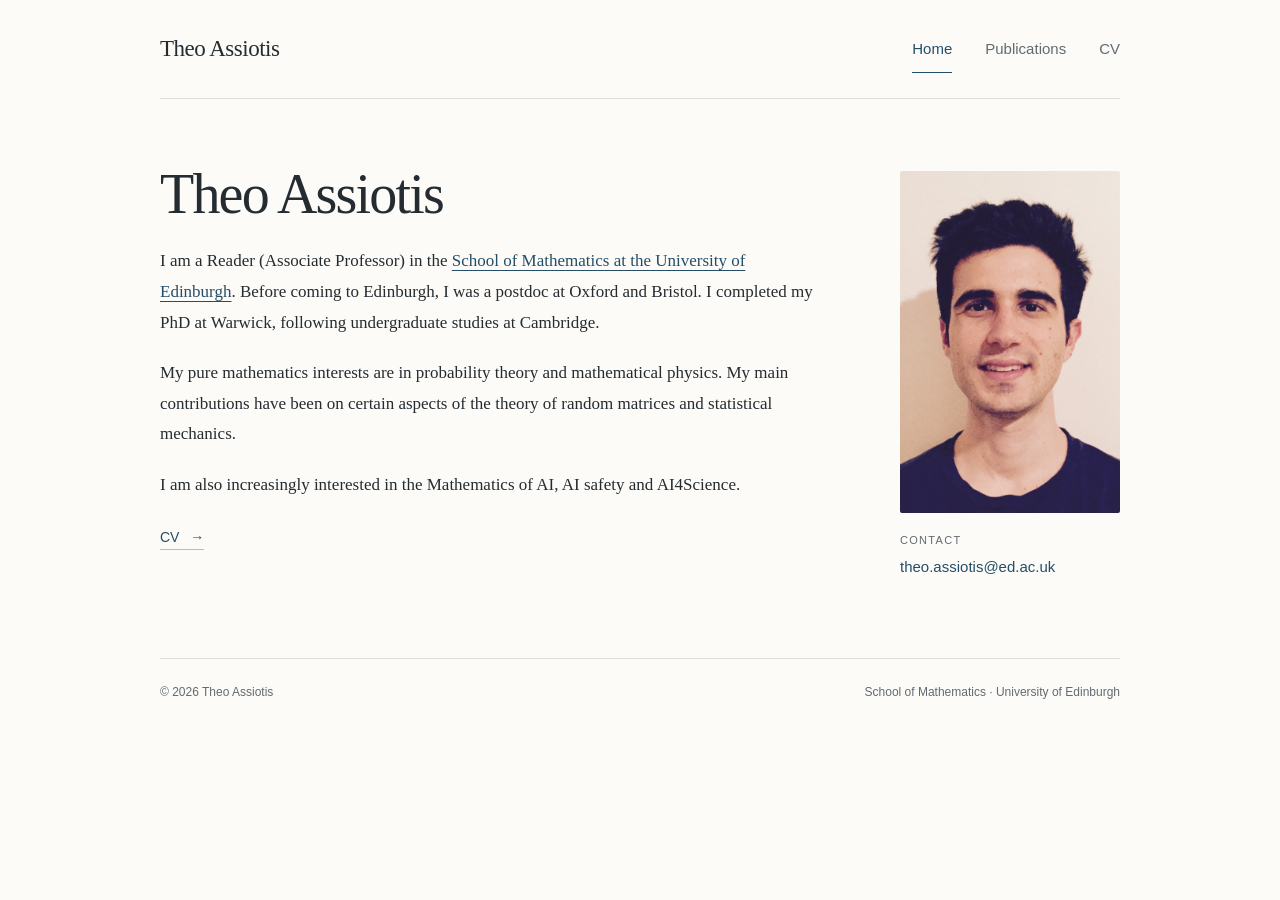
<file: index.html>
<!doctype html>
<html lang="en">
<head>
  <meta charset="utf-8">
  <meta name="viewport" content="width=device-width, initial-scale=1">
  <title>Theo Assiotis — Mathematics</title>
  <meta name="description" content="Theo Assiotis, Reader in Mathematics at the University of Edinburgh. Research in probability theory, random matrices and mathematical physics.">
  <meta name="theme-color" content="#fcfbf8">
  <link rel="icon" href="assets/favicon.svg" type="image/svg+xml">
  <link rel="stylesheet" href="assets/style.css">
  
</head>
<body>
  <a class="skip-link" href="#main">Skip to content</a>
  <div class="wrap">
    <header class="site-header">
      <a class="wordmark" href="index.html">Theo Assiotis</a>
      <nav class="site-nav" aria-label="Main navigation">
        <a href="index.html" aria-current="page">Home</a>
        <a href="publications.html">Publications</a>
        <a href="cv.html">CV</a>
      </nav>
    </header>
    <main id="main" tabindex="-1">
      <section class="hero" aria-labelledby="name">
        <div class="hero-text">
          <h1 id="name">Theo Assiotis</h1>
          <p class="biography">I am a Reader (Associate Professor) in the <a href="https://maths.ed.ac.uk/">School of Mathematics at the University of Edinburgh</a>. Before coming to Edinburgh, I was a postdoc at Oxford and Bristol. I completed my PhD at Warwick, following undergraduate studies at Cambridge.</p>
          <p class="biography">My pure mathematics interests are in probability theory and mathematical physics. My main contributions have been on certain aspects of the theory of random matrices and statistical mechanics.</p>
          <p class="biography">I am also increasingly interested in the Mathematics of AI, AI safety and AI4Science.</p>
          <a class="text-link" href="cv.html">CV <span class="arrow" aria-hidden="true">→</span></a>
        </div>
        <aside class="profile" aria-label="Portrait and contact">
          <img class="portrait" src="assets/theo-assiotis.jpg" width="1114" height="1731" alt="Theo Assiotis" fetchpriority="high">
          <div class="contact">
            <p class="contact-label">Contact</p>
            <a class="email" href="mailto:theo.assiotis@ed.ac.uk">theo.assiotis@ed.ac.uk</a>
          </div>
        </aside>
      </section>
    </main>
    <footer class="site-footer">
      <span>© 2026 Theo Assiotis</span>
      <a href="https://maths.ed.ac.uk/">School of Mathematics · University of Edinburgh</a>
    </footer>
  </div>
</body>
</html>
</file>
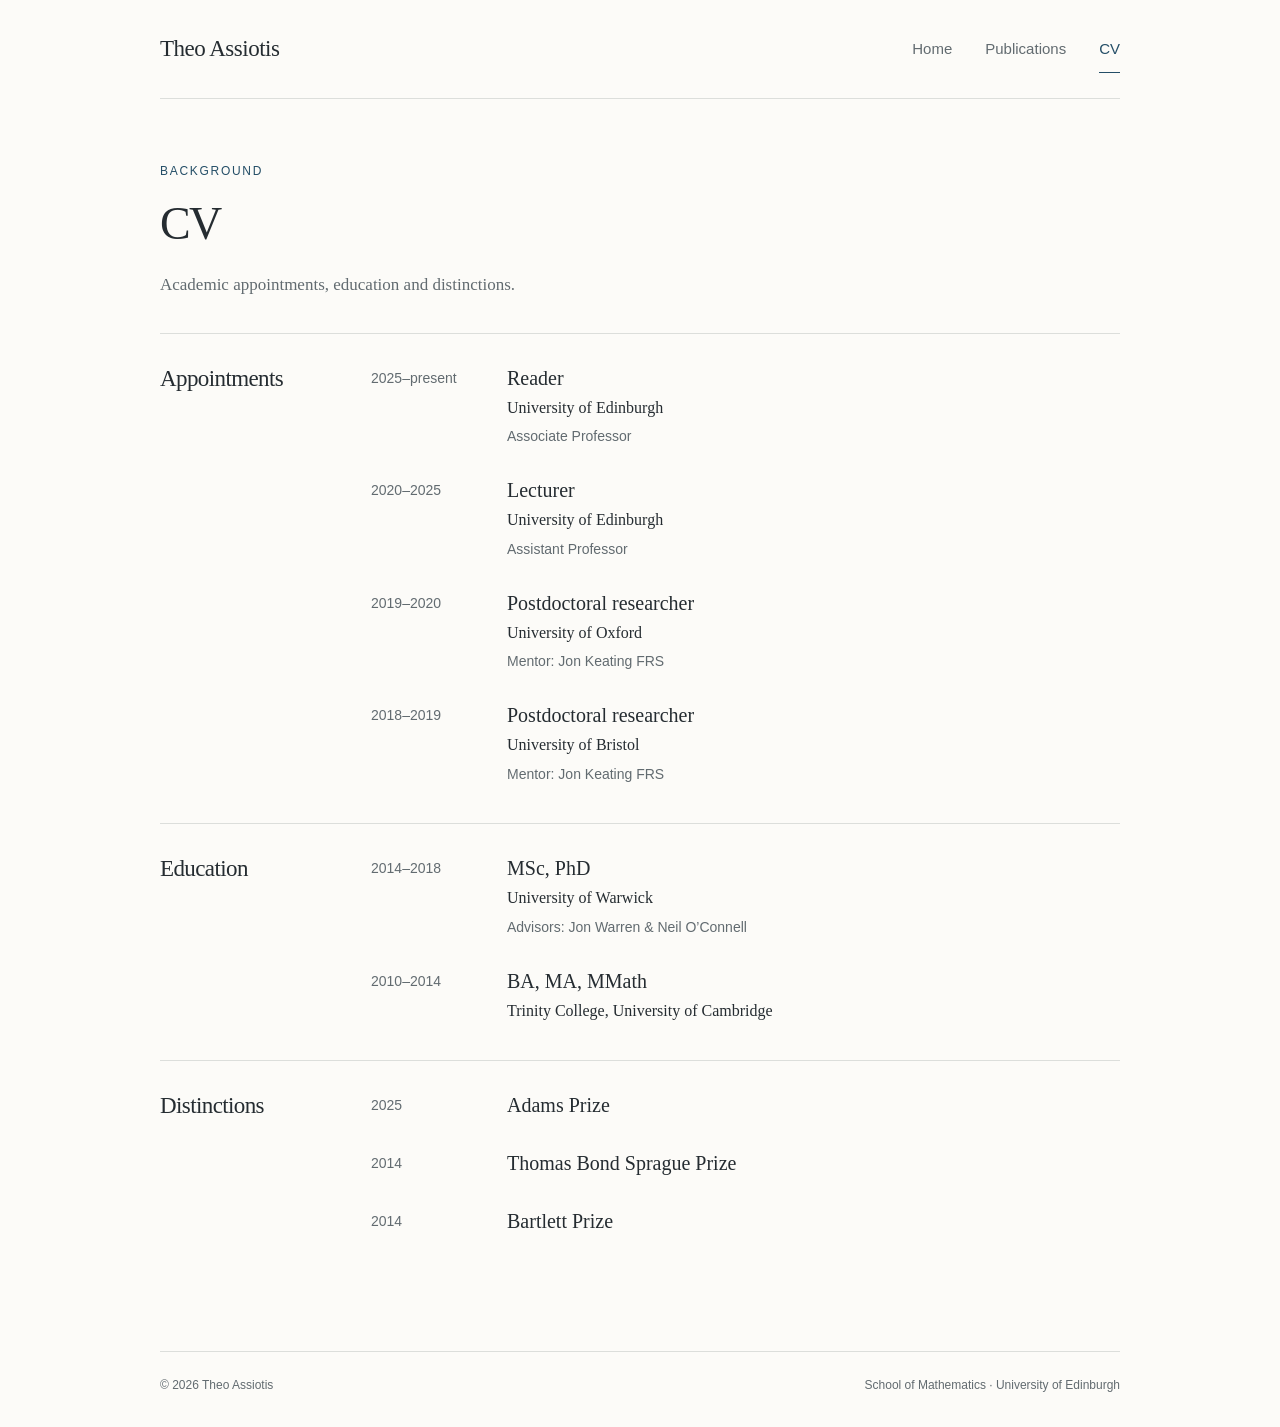
<file: cv.html>
<!doctype html>
<html lang="en">
<head>
  <meta charset="utf-8">
  <meta name="viewport" content="width=device-width, initial-scale=1">
  <title>CV — Theo Assiotis</title>
  <meta name="description" content="Academic appointments, education and distinctions of Theo Assiotis.">
  <meta name="theme-color" content="#fcfbf8">
  <link rel="icon" href="assets/favicon.svg" type="image/svg+xml">
  <link rel="stylesheet" href="assets/style.css">
  
</head>
<body>
  <a class="skip-link" href="#main">Skip to content</a>
  <div class="wrap">
    <header class="site-header">
      <a class="wordmark" href="index.html">Theo Assiotis</a>
      <nav class="site-nav" aria-label="Main navigation">
        <a href="index.html">Home</a>
        <a href="publications.html">Publications</a>
        <a href="cv.html" aria-current="page">CV</a>
      </nav>
    </header>
    <main id="main" tabindex="-1">
      <header class="page-heading">
        <p class="eyebrow">Background</p>
        <h1>CV</h1>
        <p class="page-description">Academic appointments, education and distinctions.</p>
      </header>
      <section class="cv-section" aria-labelledby="appointments-heading">
        <h2 id="appointments-heading">Appointments</h2>
        <ul class="cv-list">
          <li><span class="cv-year">2025–present</span><div><h3>Reader <span class="sr-only">, </span></h3><p>University of Edinburgh</p><p class="detail">Associate Professor</p></div></li>
          <li><span class="cv-year">2020–2025</span><div><h3>Lecturer</h3><p>University of Edinburgh</p><p class="detail">Assistant Professor</p></div></li>
          <li><span class="cv-year">2019–2020</span><div><h3>Postdoctoral researcher</h3><p>University of Oxford</p><p class="detail">Mentor: Jon Keating FRS</p></div></li>
          <li><span class="cv-year">2018–2019</span><div><h3>Postdoctoral researcher</h3><p>University of Bristol</p><p class="detail">Mentor: Jon Keating FRS</p></div></li>
        </ul>
      </section>
      <section class="cv-section" aria-labelledby="education-heading">
        <h2 id="education-heading">Education</h2>
        <ul class="cv-list">
          <li><span class="cv-year">2014–2018</span><div><h3>MSc, PhD</h3><p>University of Warwick</p><p class="detail">Advisors: Jon Warren &amp; Neil O’Connell</p></div></li>
          <li><span class="cv-year">2010–2014</span><div><h3>BA, MA, MMath</h3><p>Trinity College, University of Cambridge</p></div></li>
        </ul>
      </section>
      <section class="cv-section" aria-labelledby="distinctions-heading">
        <h2 id="distinctions-heading">Distinctions</h2>
        <ul class="cv-list">
          <li><span class="cv-year">2025</span><div><h3>Adams Prize</h3></div></li>
          <li><span class="cv-year">2014</span><div><h3>Thomas Bond Sprague Prize</h3></div></li>
          <li><span class="cv-year">2014</span><div><h3>Bartlett Prize</h3></div></li>
        </ul>
      </section>
    </main>
    <footer class="site-footer">
      <span>© 2026 Theo Assiotis</span>
      <a href="https://maths.ed.ac.uk/">School of Mathematics · University of Edinburgh</a>
    </footer>
  </div>
</body>
</html>
</file>
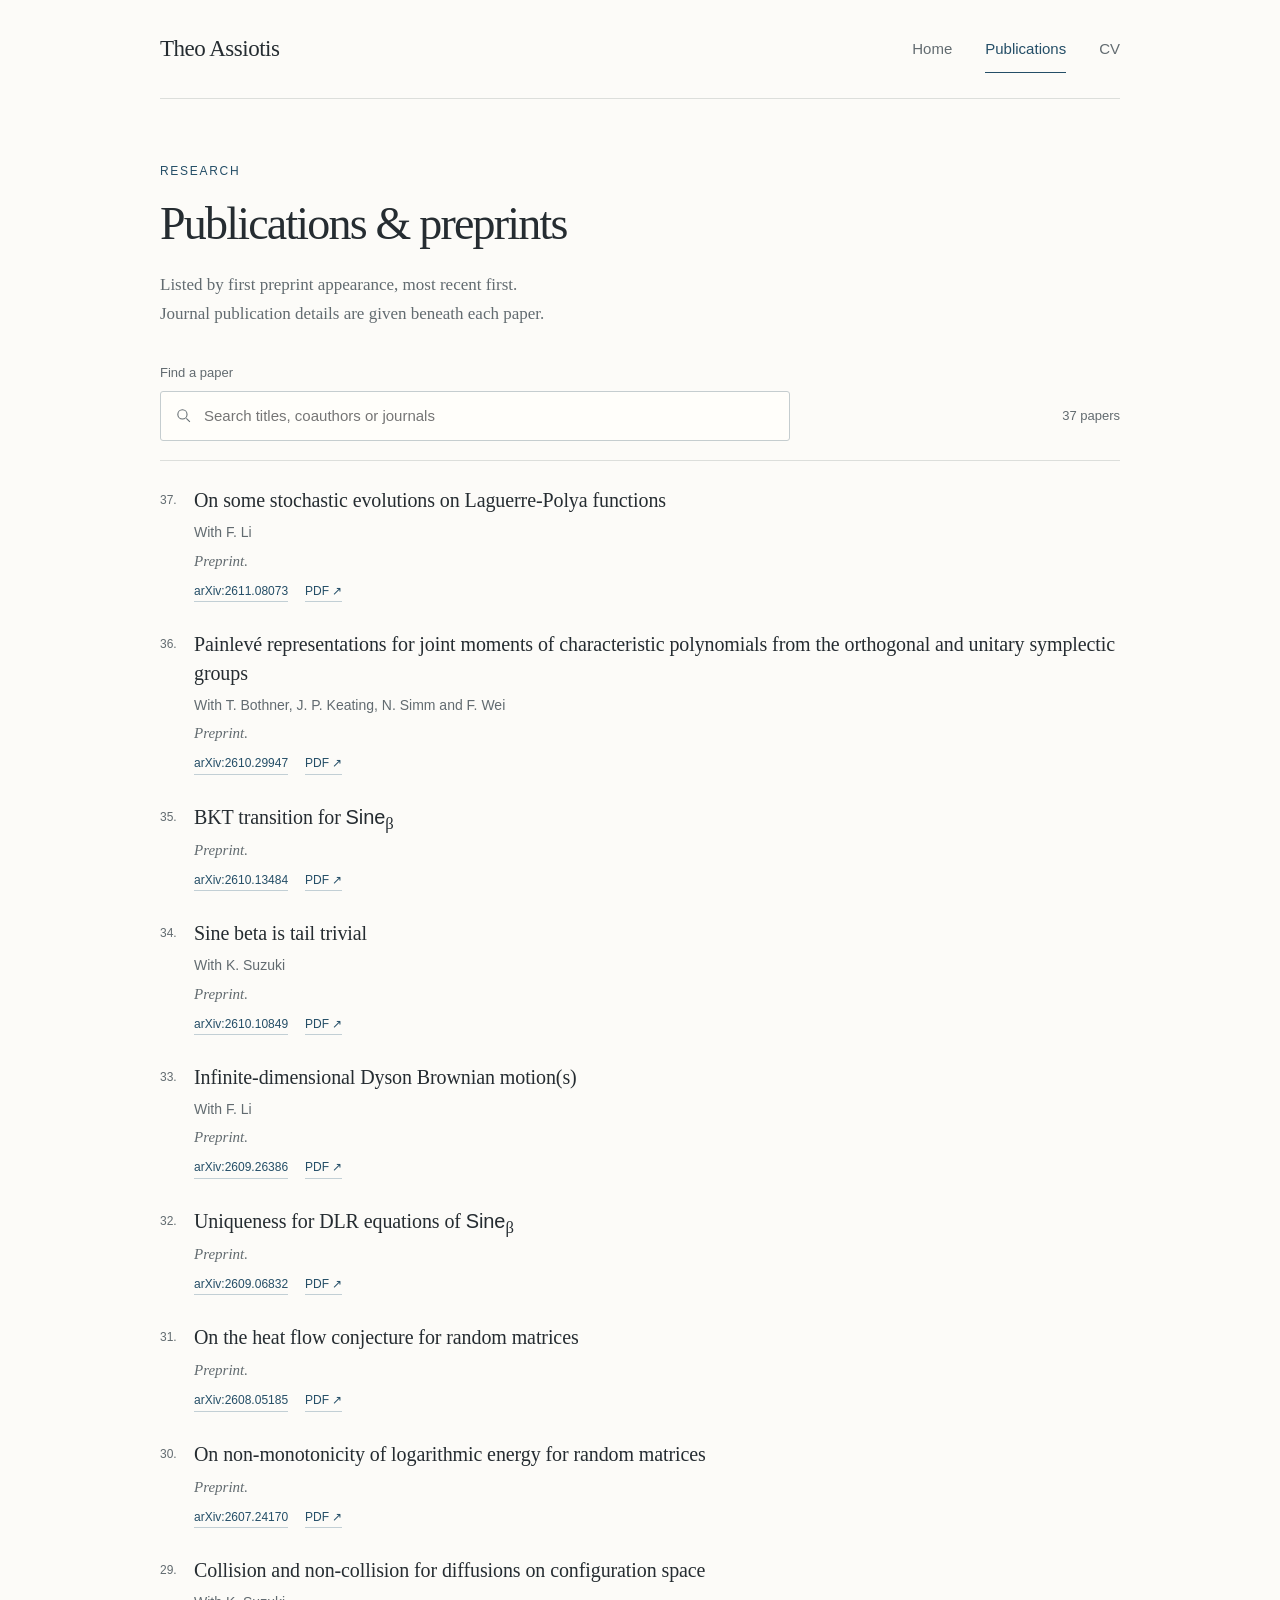
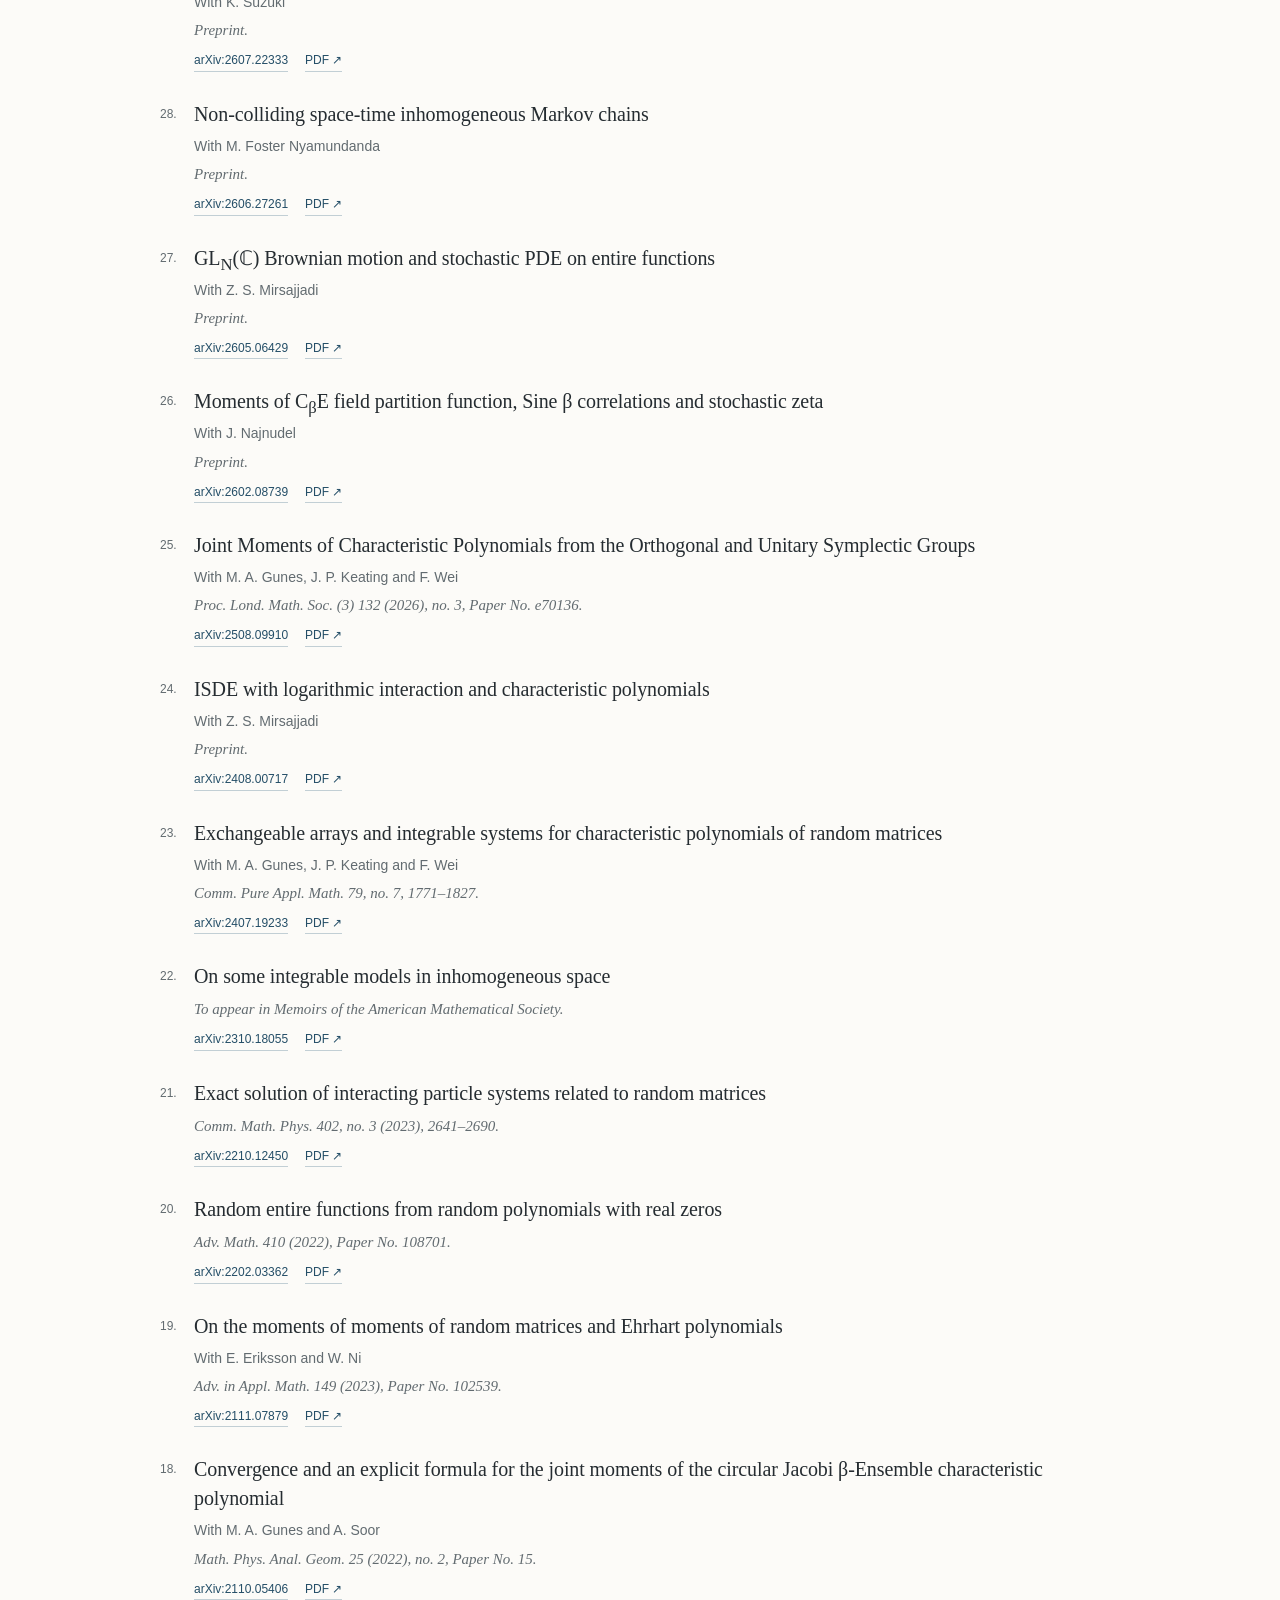
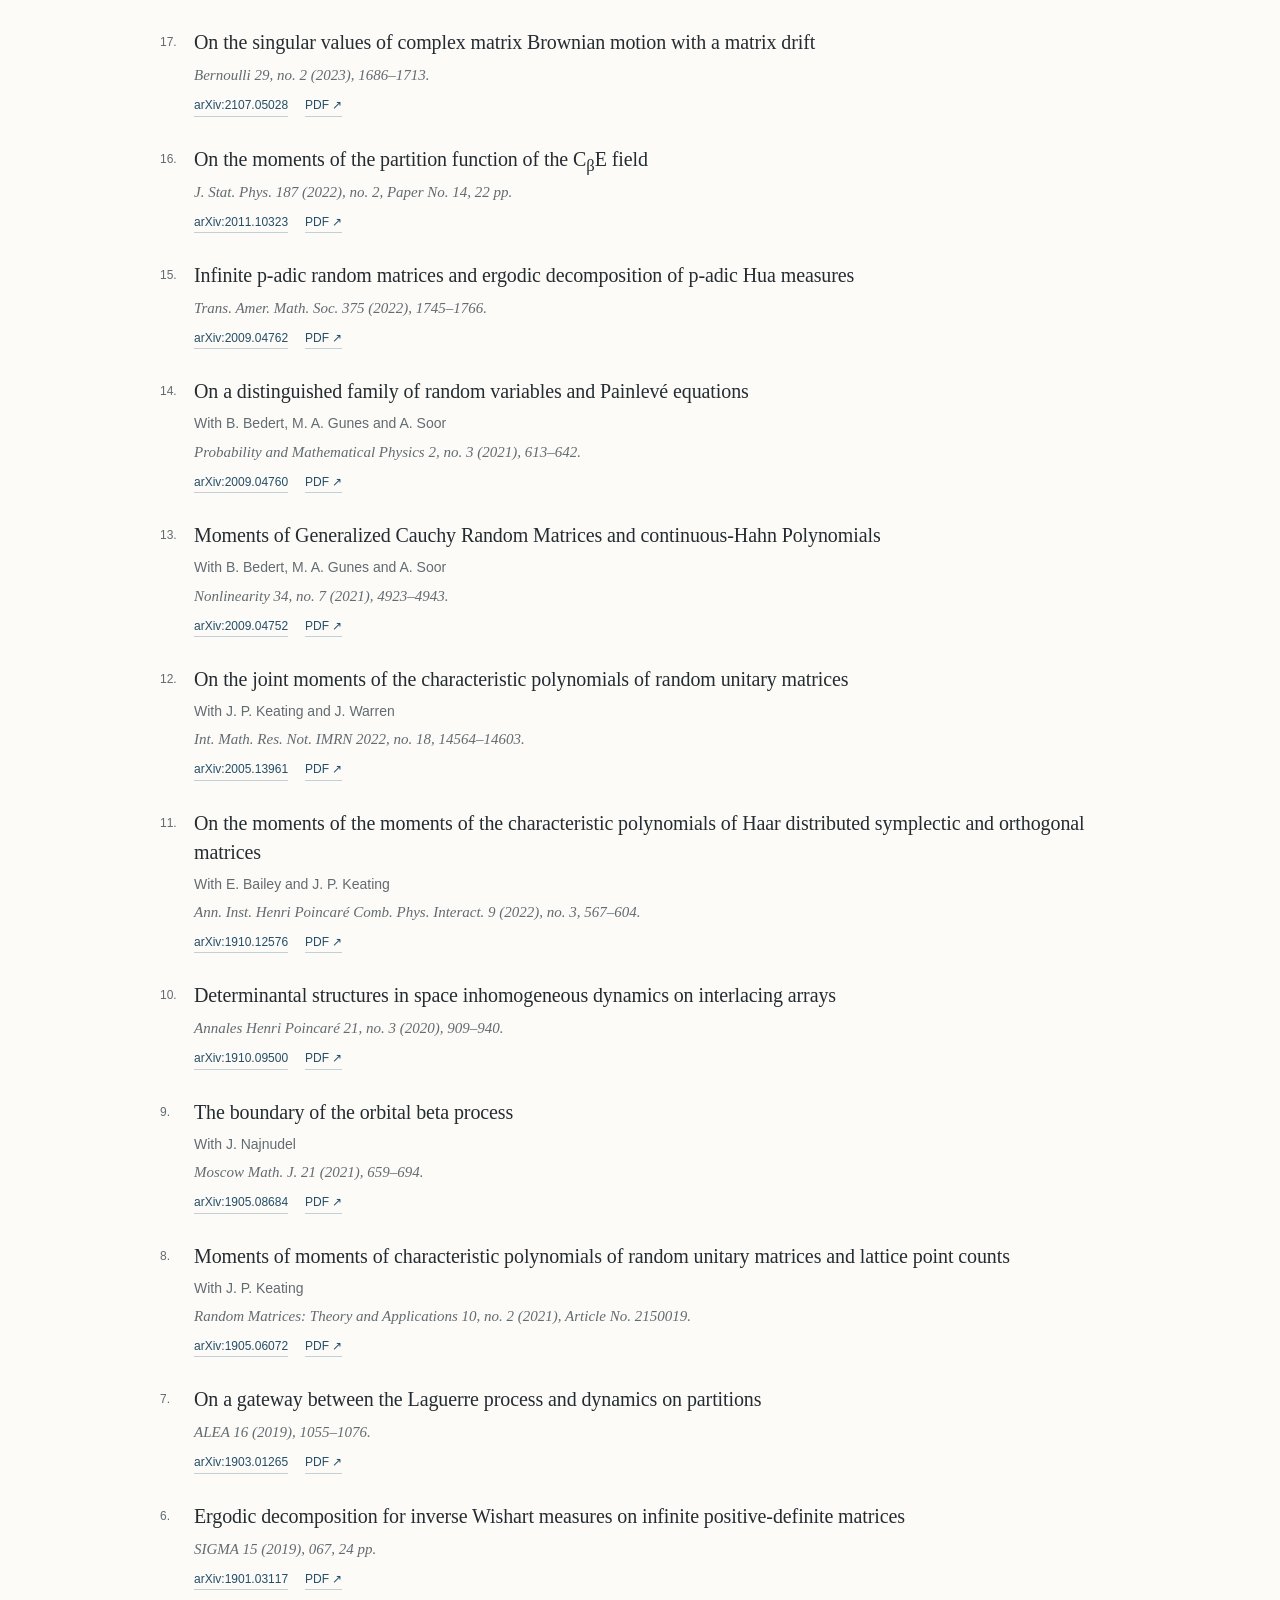
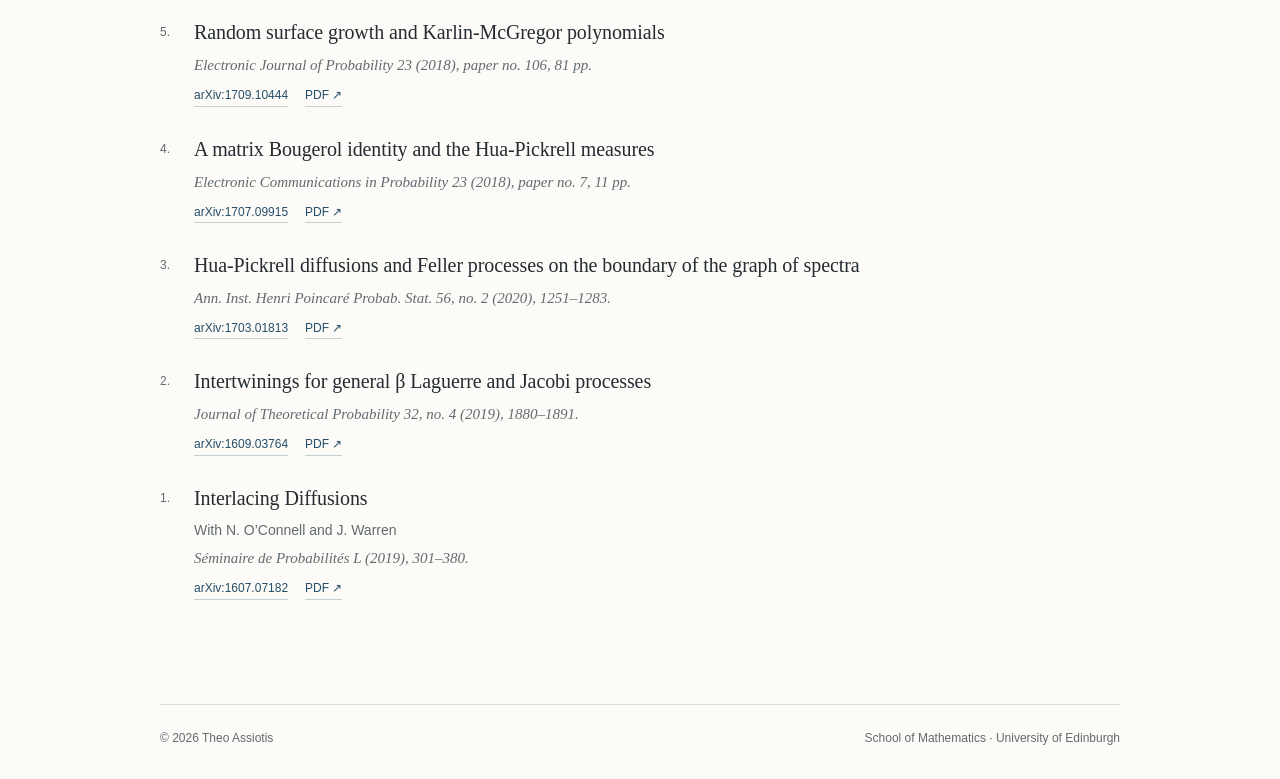
<file: publications.html>
<!doctype html>
<html lang="en">
<head>
  <meta charset="utf-8">
  <meta name="viewport" content="width=device-width, initial-scale=1">
  <title>Publications — Theo Assiotis</title>
  <meta name="description" content="Publications and preprints by Theo Assiotis, with coauthors, journal details and arXiv links.">
  <meta name="theme-color" content="#fcfbf8">
  <link rel="icon" href="assets/favicon.svg" type="image/svg+xml">
  <link rel="stylesheet" href="assets/style.css">
  <script src="assets/publications.js" defer></script>
</head>
<body>
  <a class="skip-link" href="#main">Skip to content</a>
  <div class="wrap">
    <header class="site-header">
      <a class="wordmark" href="index.html">Theo Assiotis</a>
      <nav class="site-nav" aria-label="Main navigation">
        <a href="index.html">Home</a>
        <a href="publications.html" aria-current="page">Publications</a>
        <a href="cv.html">CV</a>
      </nav>
    </header>
    <main id="main" tabindex="-1">
      <header class="page-heading">
        <p class="eyebrow">Research</p>
        <h1>Publications &amp; preprints</h1>
        <p class="page-description">Listed by first preprint appearance, most recent first.<br>Journal publication details are given beneath each paper.</p>
      </header>
      <div class="search-row" hidden>
        <div class="search-field">
          <label for="publication-search">Find a paper</label>
          <div class="input-wrap">
            <svg viewBox="0 0 24 24" fill="none" stroke="currentColor" stroke-width="1.5" aria-hidden="true"><circle cx="10.5" cy="10.5" r="6.5"/><path d="m16 16 5 5"/></svg>
            <input id="publication-search" type="search" placeholder="Search titles, coauthors or journals" autocomplete="off" aria-controls="publication-list">
            <button class="clear-search" type="button" aria-label="Clear search" hidden>×</button>
          </div>
        </div>
        <p class="result-count" id="result-count" role="status" aria-live="polite">37 papers</p>
      </div>
      <div id="publication-list">
          <ol class="paper-list" reversed start="37">
            <li class="paper" id="paper-37" value="37">
              <span class="paper-number" aria-hidden="true">37.</span>
              <h3><a href="https://arxiv.org/abs/2611.08073">On some stochastic evolutions on Laguerre-Polya functions</a></h3>
              <p class="coauthors">With F. Li</p>
              <p class="journal">Preprint.</p>
              <div class="paper-actions"><a href="https://arxiv.org/abs/2611.08073" aria-label="arXiv 2611.08073: On some stochastic evolutions on Laguerre-Polya functions">arXiv:2611.08073</a><a href="https://arxiv.org/pdf/2611.08073" aria-label="PDF: On some stochastic evolutions on Laguerre-Polya functions">PDF <span aria-hidden="true">↗</span></a></div>
            </li>
            <li class="paper" id="paper-36" value="36">
              <span class="paper-number" aria-hidden="true">36.</span>
              <h3><a href="https://arxiv.org/abs/2610.29947">Painlevé representations for joint moments of characteristic polynomials from the orthogonal and unitary symplectic groups</a></h3>
              <p class="coauthors">With T. Bothner, J. P. Keating, N. Simm and F. Wei</p>
              <p class="journal">Preprint.</p>
              <div class="paper-actions"><a href="https://arxiv.org/abs/2610.29947" aria-label="arXiv 2610.29947: Painlevé representations for joint moments of characteristic polynomials from the orthogonal and unitary symplectic groups">arXiv:2610.29947</a><a href="https://arxiv.org/pdf/2610.29947" aria-label="PDF: Painlevé representations for joint moments of characteristic polynomials from the orthogonal and unitary symplectic groups">PDF <span aria-hidden="true">↗</span></a></div>
            </li>
            <li class="paper" id="paper-35" value="35">
              <span class="paper-number" aria-hidden="true">35.</span>
              <h3><a href="https://arxiv.org/abs/2610.13484">BKT transition for <span style="font-family:var(--sans)">Sine</span><sub>β</sub></a></h3>
              
              <p class="journal">Preprint.</p>
              <div class="paper-actions"><a href="https://arxiv.org/abs/2610.13484" aria-label="arXiv 2610.13484: BKT transition for Sine β">arXiv:2610.13484</a><a href="https://arxiv.org/pdf/2610.13484" aria-label="PDF: BKT transition for Sine β">PDF <span aria-hidden="true">↗</span></a></div>
            </li>
            <li class="paper" id="paper-34" value="34">
              <span class="paper-number" aria-hidden="true">34.</span>
              <h3><a href="https://arxiv.org/abs/2610.10849">Sine beta is tail trivial</a></h3>
              <p class="coauthors">With K. Suzuki</p>
              <p class="journal">Preprint.</p>
              <div class="paper-actions"><a href="https://arxiv.org/abs/2610.10849" aria-label="arXiv 2610.10849: Sine beta is tail trivial">arXiv:2610.10849</a><a href="https://arxiv.org/pdf/2610.10849" aria-label="PDF: Sine beta is tail trivial">PDF <span aria-hidden="true">↗</span></a></div>
            </li>
            <li class="paper" id="paper-33" value="33">
              <span class="paper-number" aria-hidden="true">33.</span>
              <h3><a href="https://arxiv.org/abs/2609.26386">Infinite-dimensional Dyson Brownian motion(s)</a></h3>
              <p class="coauthors">With F. Li</p>
              <p class="journal">Preprint.</p>
              <div class="paper-actions"><a href="https://arxiv.org/abs/2609.26386" aria-label="arXiv 2609.26386: Infinite-dimensional Dyson Brownian motion(s)">arXiv:2609.26386</a><a href="https://arxiv.org/pdf/2609.26386" aria-label="PDF: Infinite-dimensional Dyson Brownian motion(s)">PDF <span aria-hidden="true">↗</span></a></div>
            </li>
            <li class="paper" id="paper-32" value="32">
              <span class="paper-number" aria-hidden="true">32.</span>
              <h3><a href="https://arxiv.org/abs/2609.06832">Uniqueness for DLR equations of <span style="font-family:var(--sans)">Sine</span><sub>β</sub></a></h3>
              
              <p class="journal">Preprint.</p>
              <div class="paper-actions"><a href="https://arxiv.org/abs/2609.06832" aria-label="arXiv 2609.06832: Uniqueness for DLR equations of Sine β">arXiv:2609.06832</a><a href="https://arxiv.org/pdf/2609.06832" aria-label="PDF: Uniqueness for DLR equations of Sine β">PDF <span aria-hidden="true">↗</span></a></div>
            </li>
            <li class="paper" id="paper-31" value="31">
              <span class="paper-number" aria-hidden="true">31.</span>
              <h3><a href="https://arxiv.org/abs/2608.05185">On the heat flow conjecture for random matrices</a></h3>
              
              <p class="journal">Preprint.</p>
              <div class="paper-actions"><a href="https://arxiv.org/abs/2608.05185" aria-label="arXiv 2608.05185: On the heat flow conjecture for random matrices">arXiv:2608.05185</a><a href="https://arxiv.org/pdf/2608.05185" aria-label="PDF: On the heat flow conjecture for random matrices">PDF <span aria-hidden="true">↗</span></a></div>
            </li>
            <li class="paper" id="paper-30" value="30">
              <span class="paper-number" aria-hidden="true">30.</span>
              <h3><a href="https://arxiv.org/abs/2607.24170">On non-monotonicity of logarithmic energy for random matrices</a></h3>
              
              <p class="journal">Preprint.</p>
              <div class="paper-actions"><a href="https://arxiv.org/abs/2607.24170" aria-label="arXiv 2607.24170: On non-monotonicity of logarithmic energy for random matrices">arXiv:2607.24170</a><a href="https://arxiv.org/pdf/2607.24170" aria-label="PDF: On non-monotonicity of logarithmic energy for random matrices">PDF <span aria-hidden="true">↗</span></a></div>
            </li>
            <li class="paper" id="paper-29" value="29">
              <span class="paper-number" aria-hidden="true">29.</span>
              <h3><a href="https://arxiv.org/abs/2607.22333">Collision and non-collision for diffusions on configuration space</a></h3>
              <p class="coauthors">With K. Suzuki</p>
              <p class="journal">Preprint.</p>
              <div class="paper-actions"><a href="https://arxiv.org/abs/2607.22333" aria-label="arXiv 2607.22333: Collision and non-collision for diffusions on configuration space">arXiv:2607.22333</a><a href="https://arxiv.org/pdf/2607.22333" aria-label="PDF: Collision and non-collision for diffusions on configuration space">PDF <span aria-hidden="true">↗</span></a></div>
            </li>
            <li class="paper" id="paper-28" value="28">
              <span class="paper-number" aria-hidden="true">28.</span>
              <h3><a href="https://arxiv.org/abs/2606.27261">Non-colliding space-time inhomogeneous Markov chains</a></h3>
              <p class="coauthors">With M. Foster Nyamundanda</p>
              <p class="journal">Preprint.</p>
              <div class="paper-actions"><a href="https://arxiv.org/abs/2606.27261" aria-label="arXiv 2606.27261: Non-colliding space-time inhomogeneous Markov chains">arXiv:2606.27261</a><a href="https://arxiv.org/pdf/2606.27261" aria-label="PDF: Non-colliding space-time inhomogeneous Markov chains">PDF <span aria-hidden="true">↗</span></a></div>
            </li>
            <li class="paper" id="paper-27" value="27">
              <span class="paper-number" aria-hidden="true">27.</span>
              <h3><a href="https://arxiv.org/abs/2605.06429">GL<sub>N</sub>(ℂ) Brownian motion and stochastic PDE on entire functions</a></h3>
              <p class="coauthors">With Z. S. Mirsajjadi</p>
              <p class="journal">Preprint.</p>
              <div class="paper-actions"><a href="https://arxiv.org/abs/2605.06429" aria-label="arXiv 2605.06429: GL_N(C) Brownian motion and stochastic PDE on entire functions">arXiv:2605.06429</a><a href="https://arxiv.org/pdf/2605.06429" aria-label="PDF: GL_N(C) Brownian motion and stochastic PDE on entire functions">PDF <span aria-hidden="true">↗</span></a></div>
            </li>
            <li class="paper" id="paper-26" value="26">
              <span class="paper-number" aria-hidden="true">26.</span>
              <h3><a href="https://arxiv.org/abs/2602.08739">Moments of C<sub>β</sub>E field partition function, Sine β correlations and stochastic zeta</a></h3>
              <p class="coauthors">With J. Najnudel</p>
              <p class="journal">Preprint.</p>
              <div class="paper-actions"><a href="https://arxiv.org/abs/2602.08739" aria-label="arXiv 2602.08739: Moments of CβE field partition function, Sine β correlations and stochastic zeta">arXiv:2602.08739</a><a href="https://arxiv.org/pdf/2602.08739" aria-label="PDF: Moments of CβE field partition function, Sine β correlations and stochastic zeta">PDF <span aria-hidden="true">↗</span></a></div>
            </li>
            <li class="paper" id="paper-25" value="25">
              <span class="paper-number" aria-hidden="true">25.</span>
              <h3><a href="https://arxiv.org/abs/2508.09910">Joint Moments of Characteristic Polynomials from the Orthogonal and Unitary Symplectic Groups</a></h3>
              <p class="coauthors">With M. A. Gunes, J. P. Keating and F. Wei</p>
              <p class="journal">Proc. Lond. Math. Soc. (3) 132 (2026), no. 3, Paper No. e70136.</p>
              <div class="paper-actions"><a href="https://arxiv.org/abs/2508.09910" aria-label="arXiv 2508.09910: Joint Moments of Characteristic Polynomials from the Orthogonal and Unitary Symplectic Groups">arXiv:2508.09910</a><a href="https://arxiv.org/pdf/2508.09910" aria-label="PDF: Joint Moments of Characteristic Polynomials from the Orthogonal and Unitary Symplectic Groups">PDF <span aria-hidden="true">↗</span></a></div>
            </li>
            <li class="paper" id="paper-24" value="24">
              <span class="paper-number" aria-hidden="true">24.</span>
              <h3><a href="https://arxiv.org/abs/2408.00717">ISDE with logarithmic interaction and characteristic polynomials</a></h3>
              <p class="coauthors">With Z. S. Mirsajjadi</p>
              <p class="journal">Preprint.</p>
              <div class="paper-actions"><a href="https://arxiv.org/abs/2408.00717" aria-label="arXiv 2408.00717: ISDE with logarithmic interaction and characteristic polynomials">arXiv:2408.00717</a><a href="https://arxiv.org/pdf/2408.00717" aria-label="PDF: ISDE with logarithmic interaction and characteristic polynomials">PDF <span aria-hidden="true">↗</span></a></div>
            </li>
            <li class="paper" id="paper-23" value="23">
              <span class="paper-number" aria-hidden="true">23.</span>
              <h3><a href="https://arxiv.org/abs/2407.19233">Exchangeable arrays and integrable systems for characteristic polynomials of random matrices</a></h3>
              <p class="coauthors">With M. A. Gunes, J. P. Keating and F. Wei</p>
              <p class="journal">Comm. Pure Appl. Math. 79, no. 7, 1771–1827.</p>
              <div class="paper-actions"><a href="https://arxiv.org/abs/2407.19233" aria-label="arXiv 2407.19233: Exchangeable arrays and integrable systems for characteristic polynomials of random matrices">arXiv:2407.19233</a><a href="https://arxiv.org/pdf/2407.19233" aria-label="PDF: Exchangeable arrays and integrable systems for characteristic polynomials of random matrices">PDF <span aria-hidden="true">↗</span></a></div>
            </li>
            <li class="paper" id="paper-22" value="22">
              <span class="paper-number" aria-hidden="true">22.</span>
              <h3><a href="https://arxiv.org/abs/2310.18055">On some integrable models in inhomogeneous space</a></h3>
              
              <p class="journal">To appear in Memoirs of the American Mathematical Society.</p>
              <div class="paper-actions"><a href="https://arxiv.org/abs/2310.18055" aria-label="arXiv 2310.18055: On some integrable models in inhomogeneous space">arXiv:2310.18055</a><a href="https://arxiv.org/pdf/2310.18055" aria-label="PDF: On some integrable models in inhomogeneous space">PDF <span aria-hidden="true">↗</span></a></div>
            </li>
            <li class="paper" id="paper-21" value="21">
              <span class="paper-number" aria-hidden="true">21.</span>
              <h3><a href="https://arxiv.org/abs/2210.12450">Exact solution of interacting particle systems related to random matrices</a></h3>
              
              <p class="journal">Comm. Math. Phys. 402, no. 3 (2023), 2641–2690.</p>
              <div class="paper-actions"><a href="https://arxiv.org/abs/2210.12450" aria-label="arXiv 2210.12450: Exact solution of interacting particle systems related to random matrices">arXiv:2210.12450</a><a href="https://arxiv.org/pdf/2210.12450" aria-label="PDF: Exact solution of interacting particle systems related to random matrices">PDF <span aria-hidden="true">↗</span></a></div>
            </li>
            <li class="paper" id="paper-20" value="20">
              <span class="paper-number" aria-hidden="true">20.</span>
              <h3><a href="https://arxiv.org/abs/2202.03362">Random entire functions from random polynomials with real zeros</a></h3>
              
              <p class="journal">Adv. Math. 410 (2022), Paper No. 108701.</p>
              <div class="paper-actions"><a href="https://arxiv.org/abs/2202.03362" aria-label="arXiv 2202.03362: Random entire functions from random polynomials with real zeros">arXiv:2202.03362</a><a href="https://arxiv.org/pdf/2202.03362" aria-label="PDF: Random entire functions from random polynomials with real zeros">PDF <span aria-hidden="true">↗</span></a></div>
            </li>
            <li class="paper" id="paper-19" value="19">
              <span class="paper-number" aria-hidden="true">19.</span>
              <h3><a href="https://arxiv.org/abs/2111.07879">On the moments of moments of random matrices and Ehrhart polynomials</a></h3>
              <p class="coauthors">With E. Eriksson and W. Ni</p>
              <p class="journal">Adv. in Appl. Math. 149 (2023), Paper No. 102539.</p>
              <div class="paper-actions"><a href="https://arxiv.org/abs/2111.07879" aria-label="arXiv 2111.07879: On the moments of moments of random matrices and Ehrhart polynomials">arXiv:2111.07879</a><a href="https://arxiv.org/pdf/2111.07879" aria-label="PDF: On the moments of moments of random matrices and Ehrhart polynomials">PDF <span aria-hidden="true">↗</span></a></div>
            </li>
            <li class="paper" id="paper-18" value="18">
              <span class="paper-number" aria-hidden="true">18.</span>
              <h3><a href="https://arxiv.org/abs/2110.05406">Convergence and an explicit formula for the joint moments of the circular Jacobi β-Ensemble characteristic polynomial</a></h3>
              <p class="coauthors">With M. A. Gunes and A. Soor</p>
              <p class="journal">Math. Phys. Anal. Geom. 25 (2022), no. 2, Paper No. 15.</p>
              <div class="paper-actions"><a href="https://arxiv.org/abs/2110.05406" aria-label="arXiv 2110.05406: Convergence and an explicit formula for the joint moments of the circular Jacobi β-Ensemble characteristic polynomial">arXiv:2110.05406</a><a href="https://arxiv.org/pdf/2110.05406" aria-label="PDF: Convergence and an explicit formula for the joint moments of the circular Jacobi β-Ensemble characteristic polynomial">PDF <span aria-hidden="true">↗</span></a></div>
            </li>
            <li class="paper" id="paper-17" value="17">
              <span class="paper-number" aria-hidden="true">17.</span>
              <h3><a href="https://arxiv.org/abs/2107.05028">On the singular values of complex matrix Brownian motion with a matrix drift</a></h3>
              
              <p class="journal">Bernoulli 29, no. 2 (2023), 1686–1713.</p>
              <div class="paper-actions"><a href="https://arxiv.org/abs/2107.05028" aria-label="arXiv 2107.05028: On the singular values of complex matrix Brownian motion with a matrix drift">arXiv:2107.05028</a><a href="https://arxiv.org/pdf/2107.05028" aria-label="PDF: On the singular values of complex matrix Brownian motion with a matrix drift">PDF <span aria-hidden="true">↗</span></a></div>
            </li>
            <li class="paper" id="paper-16" value="16">
              <span class="paper-number" aria-hidden="true">16.</span>
              <h3><a href="https://arxiv.org/abs/2011.10323">On the moments of the partition function of the C<sub>β</sub>E field</a></h3>
              
              <p class="journal">J. Stat. Phys. 187 (2022), no. 2, Paper No. 14, 22 pp.</p>
              <div class="paper-actions"><a href="https://arxiv.org/abs/2011.10323" aria-label="arXiv 2011.10323: On the moments of the partition function of the CβE field">arXiv:2011.10323</a><a href="https://arxiv.org/pdf/2011.10323" aria-label="PDF: On the moments of the partition function of the CβE field">PDF <span aria-hidden="true">↗</span></a></div>
            </li>
            <li class="paper" id="paper-15" value="15">
              <span class="paper-number" aria-hidden="true">15.</span>
              <h3><a href="https://arxiv.org/abs/2009.04762">Infinite p-adic random matrices and ergodic decomposition of p-adic Hua measures</a></h3>
              
              <p class="journal">Trans. Amer. Math. Soc. 375 (2022), 1745–1766.</p>
              <div class="paper-actions"><a href="https://arxiv.org/abs/2009.04762" aria-label="arXiv 2009.04762: Infinite p-adic random matrices and ergodic decomposition of p-adic Hua measures">arXiv:2009.04762</a><a href="https://arxiv.org/pdf/2009.04762" aria-label="PDF: Infinite p-adic random matrices and ergodic decomposition of p-adic Hua measures">PDF <span aria-hidden="true">↗</span></a></div>
            </li>
            <li class="paper" id="paper-14" value="14">
              <span class="paper-number" aria-hidden="true">14.</span>
              <h3><a href="https://arxiv.org/abs/2009.04760">On a distinguished family of random variables and Painlevé equations</a></h3>
              <p class="coauthors">With B. Bedert, M. A. Gunes and A. Soor</p>
              <p class="journal">Probability and Mathematical Physics 2, no. 3 (2021), 613–642.</p>
              <div class="paper-actions"><a href="https://arxiv.org/abs/2009.04760" aria-label="arXiv 2009.04760: On a distinguished family of random variables and Painlevé equations">arXiv:2009.04760</a><a href="https://arxiv.org/pdf/2009.04760" aria-label="PDF: On a distinguished family of random variables and Painlevé equations">PDF <span aria-hidden="true">↗</span></a></div>
            </li>
            <li class="paper" id="paper-13" value="13">
              <span class="paper-number" aria-hidden="true">13.</span>
              <h3><a href="https://arxiv.org/abs/2009.04752">Moments of Generalized Cauchy Random Matrices and continuous-Hahn Polynomials</a></h3>
              <p class="coauthors">With B. Bedert, M. A. Gunes and A. Soor</p>
              <p class="journal">Nonlinearity 34, no. 7 (2021), 4923–4943.</p>
              <div class="paper-actions"><a href="https://arxiv.org/abs/2009.04752" aria-label="arXiv 2009.04752: Moments of Generalized Cauchy Random Matrices and continuous-Hahn Polynomials">arXiv:2009.04752</a><a href="https://arxiv.org/pdf/2009.04752" aria-label="PDF: Moments of Generalized Cauchy Random Matrices and continuous-Hahn Polynomials">PDF <span aria-hidden="true">↗</span></a></div>
            </li>
            <li class="paper" id="paper-12" value="12">
              <span class="paper-number" aria-hidden="true">12.</span>
              <h3><a href="https://arxiv.org/abs/2005.13961">On the joint moments of the characteristic polynomials of random unitary matrices</a></h3>
              <p class="coauthors">With J. P. Keating and J. Warren</p>
              <p class="journal">Int. Math. Res. Not. IMRN 2022, no. 18, 14564–14603.</p>
              <div class="paper-actions"><a href="https://arxiv.org/abs/2005.13961" aria-label="arXiv 2005.13961: On the joint moments of the characteristic polynomials of random unitary matrices">arXiv:2005.13961</a><a href="https://arxiv.org/pdf/2005.13961" aria-label="PDF: On the joint moments of the characteristic polynomials of random unitary matrices">PDF <span aria-hidden="true">↗</span></a></div>
            </li>
            <li class="paper" id="paper-11" value="11">
              <span class="paper-number" aria-hidden="true">11.</span>
              <h3><a href="https://arxiv.org/abs/1910.12576">On the moments of the moments of the characteristic polynomials of Haar distributed symplectic and orthogonal matrices</a></h3>
              <p class="coauthors">With E. Bailey and J. P. Keating</p>
              <p class="journal">Ann. Inst. Henri Poincaré Comb. Phys. Interact. 9 (2022), no. 3, 567–604.</p>
              <div class="paper-actions"><a href="https://arxiv.org/abs/1910.12576" aria-label="arXiv 1910.12576: On the moments of the moments of the characteristic polynomials of Haar distributed symplectic and orthogonal matrices">arXiv:1910.12576</a><a href="https://arxiv.org/pdf/1910.12576" aria-label="PDF: On the moments of the moments of the characteristic polynomials of Haar distributed symplectic and orthogonal matrices">PDF <span aria-hidden="true">↗</span></a></div>
            </li>
            <li class="paper" id="paper-10" value="10">
              <span class="paper-number" aria-hidden="true">10.</span>
              <h3><a href="https://arxiv.org/abs/1910.09500">Determinantal structures in space inhomogeneous dynamics on interlacing arrays</a></h3>
              
              <p class="journal">Annales Henri Poincaré 21, no. 3 (2020), 909–940.</p>
              <div class="paper-actions"><a href="https://arxiv.org/abs/1910.09500" aria-label="arXiv 1910.09500: Determinantal structures in space inhomogeneous dynamics on interlacing arrays">arXiv:1910.09500</a><a href="https://arxiv.org/pdf/1910.09500" aria-label="PDF: Determinantal structures in space inhomogeneous dynamics on interlacing arrays">PDF <span aria-hidden="true">↗</span></a></div>
            </li>
            <li class="paper" id="paper-9" value="9">
              <span class="paper-number" aria-hidden="true">9.</span>
              <h3><a href="https://arxiv.org/abs/1905.08684">The boundary of the orbital beta process</a></h3>
              <p class="coauthors">With J. Najnudel</p>
              <p class="journal">Moscow Math. J. 21 (2021), 659–694.</p>
              <div class="paper-actions"><a href="https://arxiv.org/abs/1905.08684" aria-label="arXiv 1905.08684: The boundary of the orbital beta process">arXiv:1905.08684</a><a href="https://arxiv.org/pdf/1905.08684" aria-label="PDF: The boundary of the orbital beta process">PDF <span aria-hidden="true">↗</span></a></div>
            </li>
            <li class="paper" id="paper-8" value="8">
              <span class="paper-number" aria-hidden="true">8.</span>
              <h3><a href="https://arxiv.org/abs/1905.06072">Moments of moments of characteristic polynomials of random unitary matrices and lattice point counts</a></h3>
              <p class="coauthors">With J. P. Keating</p>
              <p class="journal">Random Matrices: Theory and Applications 10, no. 2 (2021), Article No. 2150019.</p>
              <div class="paper-actions"><a href="https://arxiv.org/abs/1905.06072" aria-label="arXiv 1905.06072: Moments of moments of characteristic polynomials of random unitary matrices and lattice point counts">arXiv:1905.06072</a><a href="https://arxiv.org/pdf/1905.06072" aria-label="PDF: Moments of moments of characteristic polynomials of random unitary matrices and lattice point counts">PDF <span aria-hidden="true">↗</span></a></div>
            </li>
            <li class="paper" id="paper-7" value="7">
              <span class="paper-number" aria-hidden="true">7.</span>
              <h3><a href="https://arxiv.org/abs/1903.01265">On a gateway between the Laguerre process and dynamics on partitions</a></h3>
              
              <p class="journal">ALEA 16 (2019), 1055–1076.</p>
              <div class="paper-actions"><a href="https://arxiv.org/abs/1903.01265" aria-label="arXiv 1903.01265: On a gateway between the Laguerre process and dynamics on partitions">arXiv:1903.01265</a><a href="https://arxiv.org/pdf/1903.01265" aria-label="PDF: On a gateway between the Laguerre process and dynamics on partitions">PDF <span aria-hidden="true">↗</span></a></div>
            </li>
            <li class="paper" id="paper-6" value="6">
              <span class="paper-number" aria-hidden="true">6.</span>
              <h3><a href="https://arxiv.org/abs/1901.03117">Ergodic decomposition for inverse Wishart measures on infinite positive-definite matrices</a></h3>
              
              <p class="journal">SIGMA 15 (2019), 067, 24 pp.</p>
              <div class="paper-actions"><a href="https://arxiv.org/abs/1901.03117" aria-label="arXiv 1901.03117: Ergodic decomposition for inverse Wishart measures on infinite positive-definite matrices">arXiv:1901.03117</a><a href="https://arxiv.org/pdf/1901.03117" aria-label="PDF: Ergodic decomposition for inverse Wishart measures on infinite positive-definite matrices">PDF <span aria-hidden="true">↗</span></a></div>
            </li>
            <li class="paper" id="paper-5" value="5">
              <span class="paper-number" aria-hidden="true">5.</span>
              <h3><a href="https://arxiv.org/abs/1709.10444">Random surface growth and Karlin-McGregor polynomials</a></h3>
              
              <p class="journal">Electronic Journal of Probability 23 (2018), paper no. 106, 81 pp.</p>
              <div class="paper-actions"><a href="https://arxiv.org/abs/1709.10444" aria-label="arXiv 1709.10444: Random surface growth and Karlin-McGregor polynomials">arXiv:1709.10444</a><a href="https://arxiv.org/pdf/1709.10444" aria-label="PDF: Random surface growth and Karlin-McGregor polynomials">PDF <span aria-hidden="true">↗</span></a></div>
            </li>
            <li class="paper" id="paper-4" value="4">
              <span class="paper-number" aria-hidden="true">4.</span>
              <h3><a href="https://arxiv.org/abs/1707.09915">A matrix Bougerol identity and the Hua-Pickrell measures</a></h3>
              
              <p class="journal">Electronic Communications in Probability 23 (2018), paper no. 7, 11 pp.</p>
              <div class="paper-actions"><a href="https://arxiv.org/abs/1707.09915" aria-label="arXiv 1707.09915: A matrix Bougerol identity and the Hua-Pickrell measures">arXiv:1707.09915</a><a href="https://arxiv.org/pdf/1707.09915" aria-label="PDF: A matrix Bougerol identity and the Hua-Pickrell measures">PDF <span aria-hidden="true">↗</span></a></div>
            </li>
            <li class="paper" id="paper-3" value="3">
              <span class="paper-number" aria-hidden="true">3.</span>
              <h3><a href="https://arxiv.org/abs/1703.01813">Hua-Pickrell diffusions and Feller processes on the boundary of the graph of spectra</a></h3>
              
              <p class="journal">Ann. Inst. Henri Poincaré Probab. Stat. 56, no. 2 (2020), 1251–1283.</p>
              <div class="paper-actions"><a href="https://arxiv.org/abs/1703.01813" aria-label="arXiv 1703.01813: Hua-Pickrell diffusions and Feller processes on the boundary of the graph of spectra">arXiv:1703.01813</a><a href="https://arxiv.org/pdf/1703.01813" aria-label="PDF: Hua-Pickrell diffusions and Feller processes on the boundary of the graph of spectra">PDF <span aria-hidden="true">↗</span></a></div>
            </li>
            <li class="paper" id="paper-2" value="2">
              <span class="paper-number" aria-hidden="true">2.</span>
              <h3><a href="https://arxiv.org/abs/1609.03764">Intertwinings for general β Laguerre and Jacobi processes</a></h3>
              
              <p class="journal">Journal of Theoretical Probability 32, no. 4 (2019), 1880–1891.</p>
              <div class="paper-actions"><a href="https://arxiv.org/abs/1609.03764" aria-label="arXiv 1609.03764: Intertwinings for general β Laguerre and Jacobi processes">arXiv:1609.03764</a><a href="https://arxiv.org/pdf/1609.03764" aria-label="PDF: Intertwinings for general β Laguerre and Jacobi processes">PDF <span aria-hidden="true">↗</span></a></div>
            </li>
            <li class="paper" id="paper-1" value="1">
              <span class="paper-number" aria-hidden="true">1.</span>
              <h3><a href="https://arxiv.org/abs/1607.07182">Interlacing Diffusions</a></h3>
              <p class="coauthors">With N. O’Connell and J. Warren</p>
              <p class="journal">Séminaire de Probabilités L (2019), 301–380.</p>
              <div class="paper-actions"><a href="https://arxiv.org/abs/1607.07182" aria-label="arXiv 1607.07182: Interlacing Diffusions">arXiv:1607.07182</a><a href="https://arxiv.org/pdf/1607.07182" aria-label="PDF: Interlacing Diffusions">PDF <span aria-hidden="true">↗</span></a></div>
            </li>
          </ol>
      </div>
      <p id="no-results" class="no-results" hidden>No matching papers. Try another title, coauthor or keyword.</p>
    </main>
    <footer class="site-footer">
      <span>© 2026 Theo Assiotis</span>
      <a href="https://maths.ed.ac.uk/">School of Mathematics · University of Edinburgh</a>
    </footer>
  </div>
</body>
</html>
</file>
<file: assets/style.css>
:root {
  --paper: #fcfbf8;
  --ink: #252c31;
  --muted: #626b70;
  --blue: #244e67;
  --line: #dcdedb;
  --wash: #f0f2ef;
  --serif: Georgia, 'Times New Roman', serif;
  --sans: 'Segoe UI', -apple-system, BlinkMacSystemFont, Arial, sans-serif;
}
* { box-sizing: border-box; }
html { scroll-behavior: smooth; scroll-padding-top: 32px; }
body { margin: 0; color: var(--ink); background: var(--paper); font-family: var(--serif); font-size: 18px; line-height: 1.7; -webkit-font-smoothing: antialiased; }
a { color: var(--blue); text-decoration-thickness: 1px; text-underline-offset: 4px; }
a:hover { color: #102f42; }
button, input { font: inherit; }
button, a, input { -webkit-tap-highlight-color: transparent; }
:focus-visible { outline: 2px solid var(--blue); outline-offset: 5px; }
::selection { background: #dce7ec; }
[hidden] { display: none !important; }
.wrap { max-width: 1040px; margin-inline: auto; padding-inline: 40px; }
.skip-link { position: absolute; left: 16px; top: -80px; background: var(--paper); padding: 12px; z-index: 10; }
.skip-link:focus { top: 12px; }
.site-header { display: flex; justify-content: space-between; align-items: center; min-height: 99px; border-bottom: 1px solid var(--line); gap: 24px; }
.wordmark { font-size: 23px; letter-spacing: -.5px; color: var(--ink); text-decoration: none; white-space: nowrap; }
.site-nav { display: flex; align-items: center; gap: 33px; font: 15px/1.4 var(--sans); }
.site-nav a { display: block; padding: 13px 0; text-decoration: none; color: var(--muted); border-bottom: 1px solid transparent; }
.site-nav a:hover, .site-nav a[aria-current='page'] { color: var(--blue); border-bottom-color: var(--blue); }
main { padding-block: 63px 76px; }
h1, h2, h3, p { margin-top: 0; }
h1, h2, h3 { font-weight: 400; }
h1 { font-size: clamp(38px, 4.5vw, 56px); line-height: 1.15; letter-spacing: -1.8px; margin-bottom: 20px; }
h2 { font-size: 28px; line-height: 1.3; letter-spacing: -.6px; }
.eyebrow { font: 12px/1.5 var(--sans); color: var(--blue); text-transform: uppercase; letter-spacing: 1.7px; margin-bottom: 18px; }
.hero { display: grid; grid-template-columns: minmax(0, 1fr) 220px; column-gap: 82px; }
.biography { font-size: 17px; line-height: 1.8; margin-bottom: 20px; }
.text-link { font: 14px/1.6 var(--sans); text-decoration: none; border-bottom: 1px solid #adc0ca; padding-bottom: 4px; }
.arrow { margin-left: 7px; }
.profile { padding-top: 9px; }
.portrait { display: block; width: 100%; height: auto; border-radius: 2px; }
.contact-label { margin: 19px 0 3px; font: 11px/1.5 var(--sans); text-transform: uppercase; letter-spacing: 1.3px; color: var(--muted); }
.profile .email { font: 15px/1.6 var(--sans); text-decoration: none; }
.coauthors { font: 14px/1.6 var(--sans); color: var(--muted); margin: 0; }
sub { line-height: 0; }
.site-footer { border-top: 1px solid var(--line); padding-block: 24px 31px; display: flex; justify-content: space-between; gap: 20px; font: 12px/1.6 var(--sans); color: var(--muted); }
.site-footer a { text-decoration: none; color: inherit; }
.site-footer a:hover { text-decoration: underline; }
.page-heading { margin-bottom: 33px; }
.page-heading h1 { font-size: clamp(34px, 4vw, 46px); }
.page-description { color: var(--muted); font-size: 17px; max-width: 650px; margin-bottom: 0; }
.search-row { display: flex; align-items: center; justify-content: space-between; gap: 25px; margin-bottom: 19px; font-family: var(--sans); }
.search-field { position: relative; flex: 1; max-width: 630px; }
.search-field label { display: block; font-size: 13px; margin-bottom: 7px; color: var(--muted); }
.input-wrap { position: relative; }
.input-wrap svg { position: absolute; left: 15px; top: 16px; width: 17px; height: 17px; color: var(--muted); pointer-events: none; }
input[type='search'] { font: 15px/1.5 var(--sans); width: 100%; padding: 13px 46px 13px 43px; background: #fffefa; border: 1px solid #c5cdcf; border-radius: 3px; color: var(--ink); }
input[type='search']::-webkit-search-cancel-button { display: none; }
.clear-search { position: absolute; right: 5px; top: 5px; background: transparent; border: none; width: 38px; height: 38px; font-size: 23px; color: var(--muted); cursor: pointer; }
.result-count { flex-shrink: 0; color: var(--muted); font: 13px/1.5 var(--sans); margin: 28px 0 0; }
#publication-list { border-top: 1px solid var(--line); padding-top: 25px; }
.paper-list { list-style: none; padding: 0; margin: 0; }
.paper { padding: 0 0 28px 34px; position: relative; scroll-margin-top: 35px; }
.paper-number { position: absolute; left: 0; top: 4px; font: 12px/1.7 var(--sans); color: var(--muted); }
.paper h3 { font-size: 20px; line-height: 1.45; letter-spacing: -.1px; margin: 0 0 6px; }
.paper h3 a { color: var(--ink); text-decoration: none; }
.paper h3 a:hover { color: var(--blue); text-decoration: underline; }
.paper .journal { font-size: 15px; line-height: 1.6; font-style: italic; margin: 5px 0 0; color: var(--muted); }
.paper-actions { display: flex; gap: 17px; font: 12px/1.7 var(--sans); margin-top: 8px; }
.paper-actions a { text-decoration: none; border-bottom: 1px solid #c2cfd5; }
.paper:target { background: var(--wash); outline: 10px solid var(--wash); border-radius: 2px; }
.no-results { background: var(--wash); padding: 25px; font-size: 17px; margin-top: 25px; }
.cv-section { display: grid; grid-template-columns: 175px minmax(0, 1fr); gap: 36px; border-top: 1px solid var(--line); padding-block: 30px 10px; }
.cv-section > h2 { font-size: 23px; }
.cv-list { list-style: none; padding: 0; margin: 0; }
.cv-list li { display: grid; grid-template-columns: 110px minmax(0, 1fr); gap: 26px; margin-bottom: 27px; }
.cv-year { font: 14px/1.7 var(--sans); color: var(--muted); padding-top: 3px; }
.cv-list h3 { font-size: 20px; line-height: 1.4; margin: 0 0 3px; }
.cv-list p { font-size: 16px; line-height: 1.6; margin: 0; }
.cv-list .detail { font: 14px/1.7 var(--sans); color: var(--muted); margin-top: 5px; }
.sr-only { position: absolute; width: 1px; height: 1px; padding: 0; margin: -1px; overflow: hidden; clip: rect(0,0,0,0); white-space: nowrap; border: 0; }
@media (max-width: 800px) {
  .wrap { padding-inline: 30px; }
  .hero { column-gap: 40px; grid-template-columns: minmax(0, 1fr) 190px; }
  .cv-section { grid-template-columns: 130px minmax(0, 1fr); gap: 20px; }
  .cv-list li { grid-template-columns: 90px minmax(0, 1fr); gap: 18px; }
}
@media (max-width: 600px) {
  .wrap { padding-inline: 23px; }
  .site-header { min-height: 113px; flex-direction: column; justify-content: center; align-items: flex-start; gap: 3px; padding-top: 13px; padding-bottom: 8px; }
  .wordmark { font-size: 22px; }
  .site-nav { width: 100%; gap: 27px; font-size: 14px; }
  .site-nav a { padding-block: 8px; }
  main { padding-block: 37px 47px; }
  h1 { letter-spacing: -1px; }
  .hero { display: flex; flex-direction: column; gap: 31px; }
  .eyebrow { font-size: 10px; letter-spacing: 1.25px; margin-bottom: 14px; }
  .biography { font-size: 16px; }
  .profile { display: flex; align-items: center; gap: 24px; padding-top: 0; }
  .portrait { width: 118px; flex-shrink: 0; }
  .contact-label { margin-top: 0; }
  .profile .email { font-size: 13px; overflow-wrap: anywhere; }
  .site-footer { flex-direction: column; gap: 4px; font-size: 11px; }
  .page-heading h1 { font-size: 37px; }
  .page-description { font-size: 16px; }
  .search-row { display: block; }
  .result-count { margin-top: 10px; }
  .paper { padding-left: 29px; padding-bottom: 27px; }
  .paper h3 { font-size: 19px; }
  .coauthors { font-size: 13px; }
  .paper .journal { font-size: 14px; }
  .cv-section { display: block; padding-top: 23px; }
  .cv-section > h2 { margin-bottom: 23px; }
  .cv-list li { grid-template-columns: 83px minmax(0, 1fr); gap: 15px; }
  .cv-year { font-size: 12px; }
  .cv-list h3 { font-size: 18px; }
  .cv-list p { font-size: 15px; }
  .cv-list .detail { font-size: 13px; }
}
@media (prefers-reduced-motion: reduce) { html { scroll-behavior: auto; } }
@media print {
  body { background: white; font-size: 11pt; color: #000; }
  .wrap { max-width: none; padding: 0; }
  main { padding-block: 25px; }
  .site-nav, .search-row, .skip-link { display: none !important; }
  .site-header { min-height: 45px; }
  a { color: inherit; text-decoration: none; }
  .cv-section, .paper { break-inside: avoid; }
  .site-footer { font-size: 9pt; }
}
</file>
